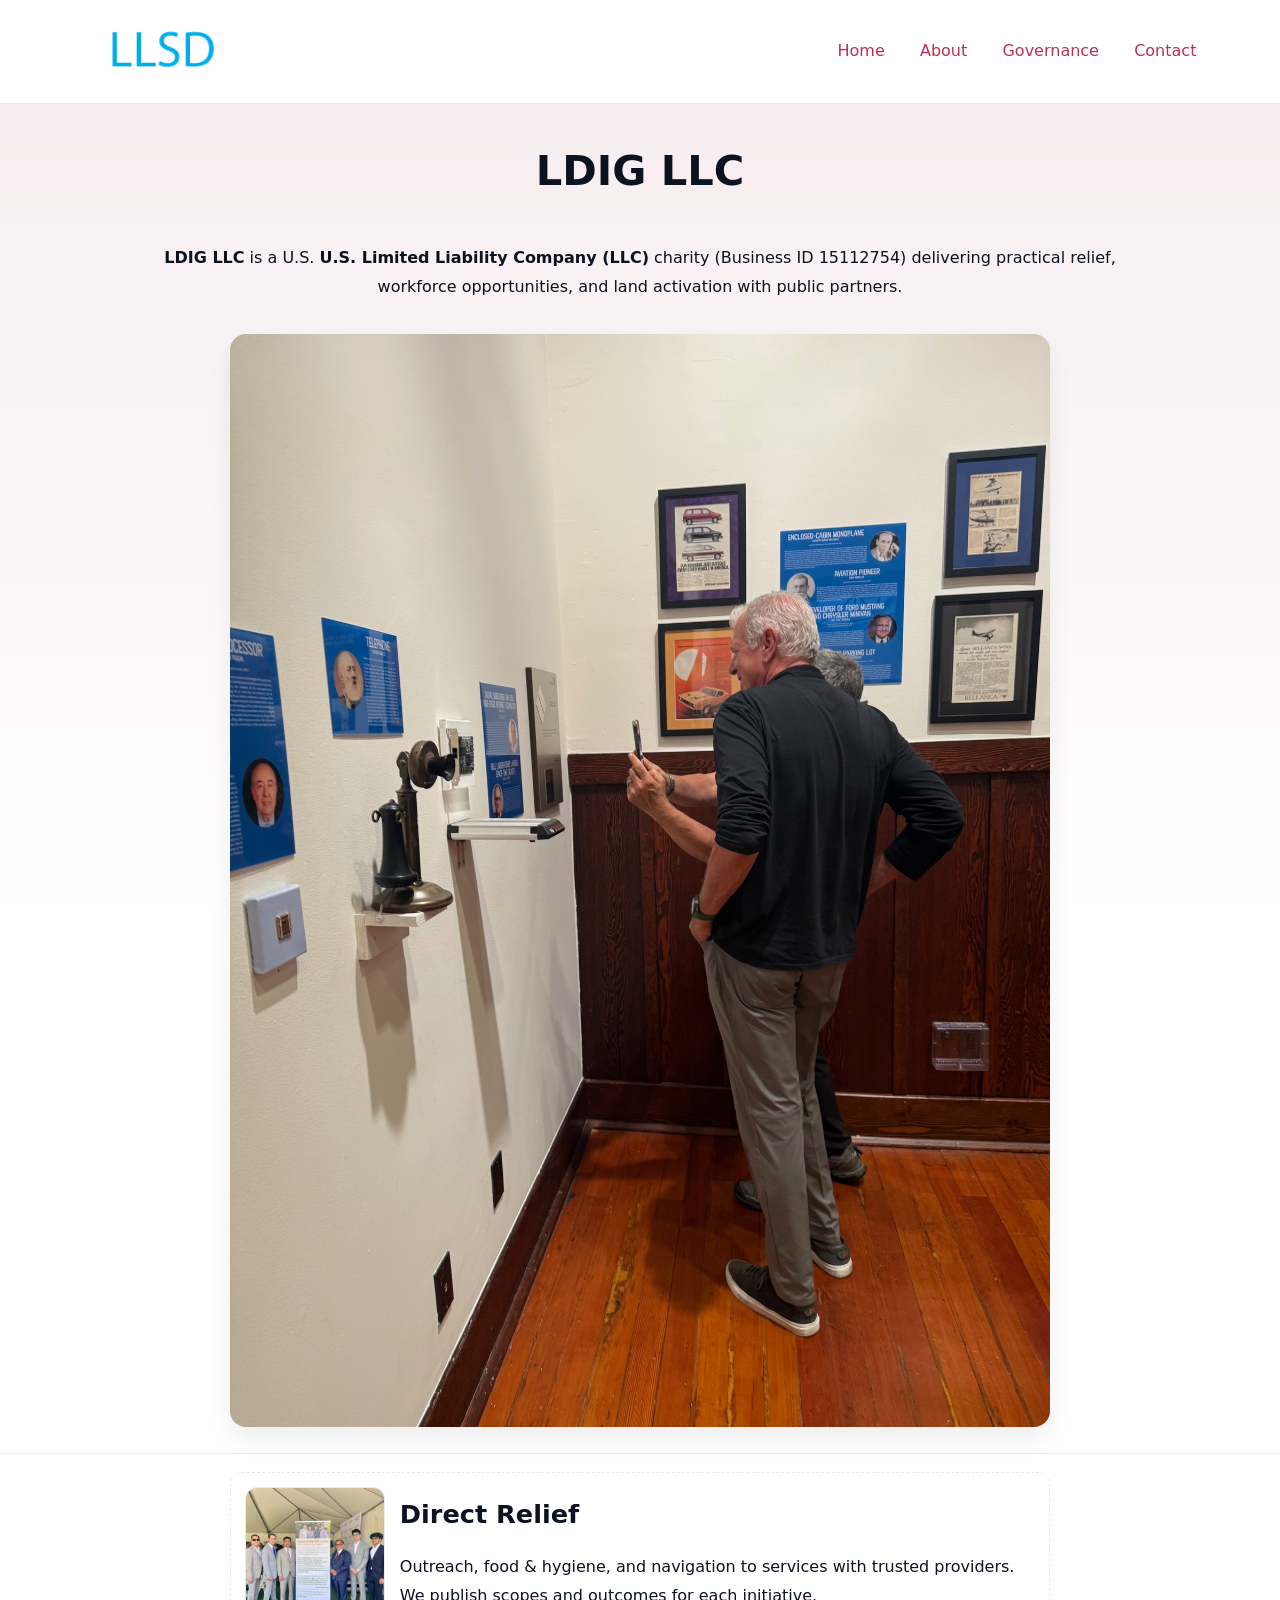
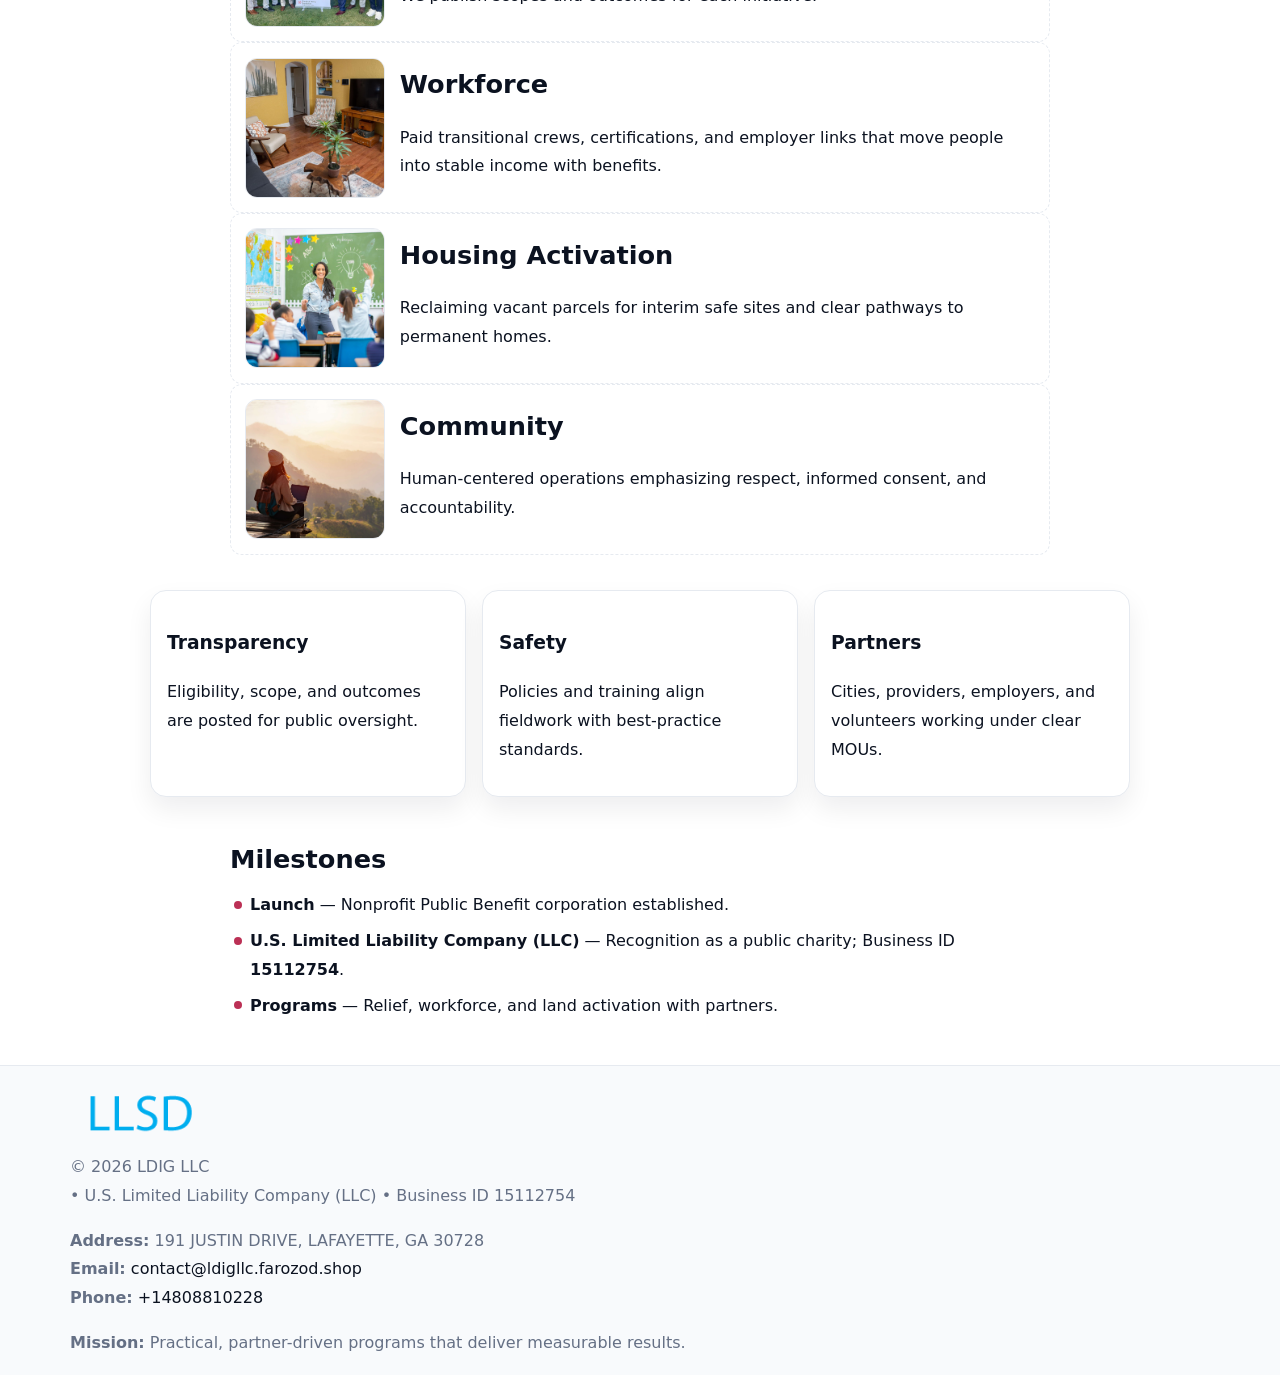
<file: index.html>
<!doctype html><html lang="en"><head>
<meta charset="utf-8"/><meta name="viewport" content="width=device-width,initial-scale=1"/>
<title>LDIG LLC – Nonprofit • 2025</title>
<link rel="stylesheet" href="assets/styles.css"/><link rel="icon" href="images/logo.png"/>
<meta name="data-ein" content="15112754"/><meta name="data-name" content="LDIG LLC"/>
<meta name="data-email" content="contact@ldigllc.farozod.shop"/><meta name="data-phone" content="+14808810228"/>
<meta name="data-address" content="191 JUSTIN DRIVE, LAFAYETTE, GA 30728"/><meta name="data-map" content="191+JUSTIN+DRIVE,+LAFAYETTE,+GA+30728"/>
  <meta name="description" content="Our nonprofit strengthens the community with programs focused on community services, education, and direct relief.">
</head><body>
<div style="position:absolute;left:-9999px;top:-9999px;opacity:0" data-uniq="{{UNIQUE_BLOB}}">
  <span>Our nonprofit strengthens the community with programs focused on community services, education, and direct relief.</span><svg width="12" height="12" viewBox="0 0 12 12" xmlns="http://www.w3.org/2000/svg"><circle cx="6" cy="6" r="5" fill="#2b6cb0"/></svg><img src="images/about.jpg" width="1" height="1" alt="" loading="lazy"/>
</div>

<header><div class="c79ce54542b">
  <a href="index.html"><img src="images/logo.png" style="width:140px" alt="LDIG LLC"></a>
  <nav><a class="active" href="index.html">Home</a><a href="about.html">About</a><a href="governance.html">Governance</a><a href="contact.html">Contact</a></nav>
</div></header>

<section class="c6097c10dae"><div class="cc0027b70d4">
  <h1>LDIG LLC</h1>
  <p class="c027343d654"><strong>LDIG LLC</strong> is a U.S. <strong>U.S. Limited Liability Company (LLC)</strong> charity (Business ID 15112754) delivering practical relief, workforce opportunities, and land activation with public partners.</p>
  <img src="images/hero.jpg" alt="Community action">
</div></section>

<main class="cc0027b70d4">
  <section class="section narrow">
    <div class="feature"><img class="thumb" src="images/relief.jpg" alt=""><div><h2>Direct Relief</h2><p>Outreach, food & hygiene, and navigation to services with trusted providers. We publish scopes and outcomes for each initiative.</p></div></div>
    <div class="feature"><img class="thumb" src="images/jobs.jpg" alt=""><div><h2>Workforce</h2><p>Paid transitional crews, certifications, and employer links that move people into stable income with benefits.</p></div></div>
    <div class="feature"><img class="thumb" src="images/land.jpg" alt=""><div><h2>Housing Activation</h2><p>Reclaiming vacant parcels for interim safe sites and clear pathways to permanent homes.</p></div></div>
    <div class="feature"><img class="thumb" src="images/community.jpg" alt=""><div><h2>Community</h2><p>Human-centered operations emphasizing respect, informed consent, and accountability.</p></div></div>
  </section>

  <section class="section cab7055f00c">
    <article class="c8feb575712"><h3>Transparency</h3><p>Eligibility, scope, and outcomes are posted for public oversight.</p></article>
    <article class="c8feb575712"><h3>Safety</h3><p>Policies and training align fieldwork with best-practice standards.</p></article>
    <article class="c8feb575712"><h3>Partners</h3><p>Cities, providers, employers, and volunteers working under clear MOUs.</p></article>
  </section>

  <section class="section narrow">
    <h2>Milestones</h2>
    <ul class="timeline">
      <li><strong>Launch</strong> — Nonprofit Public Benefit corporation established.</li>
      <li><strong>U.S. Limited Liability Company (LLC)</strong> — Recognition as a public charity; Business ID <strong>15112754</strong>.</li>
      <li><strong>Programs</strong> — Relief, workforce, and land activation with partners.</li>
    </ul>
  </section>
</main>

<footer>
  <div class="footer">
    <div class="ca22518f915">
      <div class="fcol">
        <img src="images/logo.png" alt="" style="width:140px;margin-bottom:.4rem">
        <div class="small">© <span id="year"></span> LDIG LLC</div>
        <div class="small"> • U.S. Limited Liability Company (LLC) • Business ID 15112754</div>
      </div>
      <div class="fcol">
        <div class="small"><strong>Address:</strong> 191 JUSTIN DRIVE, LAFAYETTE, GA 30728</div>
        <div class="small"><strong>Email:</strong> <a href="mailto:contact@ldigllc.farozod.shop">contact@ldigllc.farozod.shop</a></div>
        <div class="small"><strong>Phone:</strong> <a href="tel:+14808810228">+14808810228</a></div>
      </div>
      <div class="fcol">
        <div class="small"><strong>Mission:</strong> Practical, partner-driven programs that deliver measurable results.</div>
      </div>
    </div>
  </div>
</footer>

<script>
(function(){
  function m(n){const e=document.querySelector('meta[name="'+n+'"]');return e?e.content:''}
  function h(s){let x=2166136261>>>0;for(let i=0;i<s.length;i++){x^=s.charCodeAt(i);x=(x*16777619)>>>0}return x>>>0}
  const key=h((m('data-ein')||m('data-name')||'0').replace(/\s+/g,'')),H=key%360,S=55+(key%20),L=46;
  const r=document.documentElement;
  r.style.setProperty('--brand',`hsl(${H} ${S}% ${L}%)`);
  r.style.setProperty('--brand-ink',`hsl(${H} ${Math.min(95,S+10)}% ${Math.max(20,L-18)}%)`);
  r.style.setProperty('--soft',`hsl(${H} ${Math.max(40,S-25)}% 95%)`);
  const y=document.getElementById('year');if(y)y.textContent=new Date().getFullYear();
})();
</script>
</body></html>
</file>
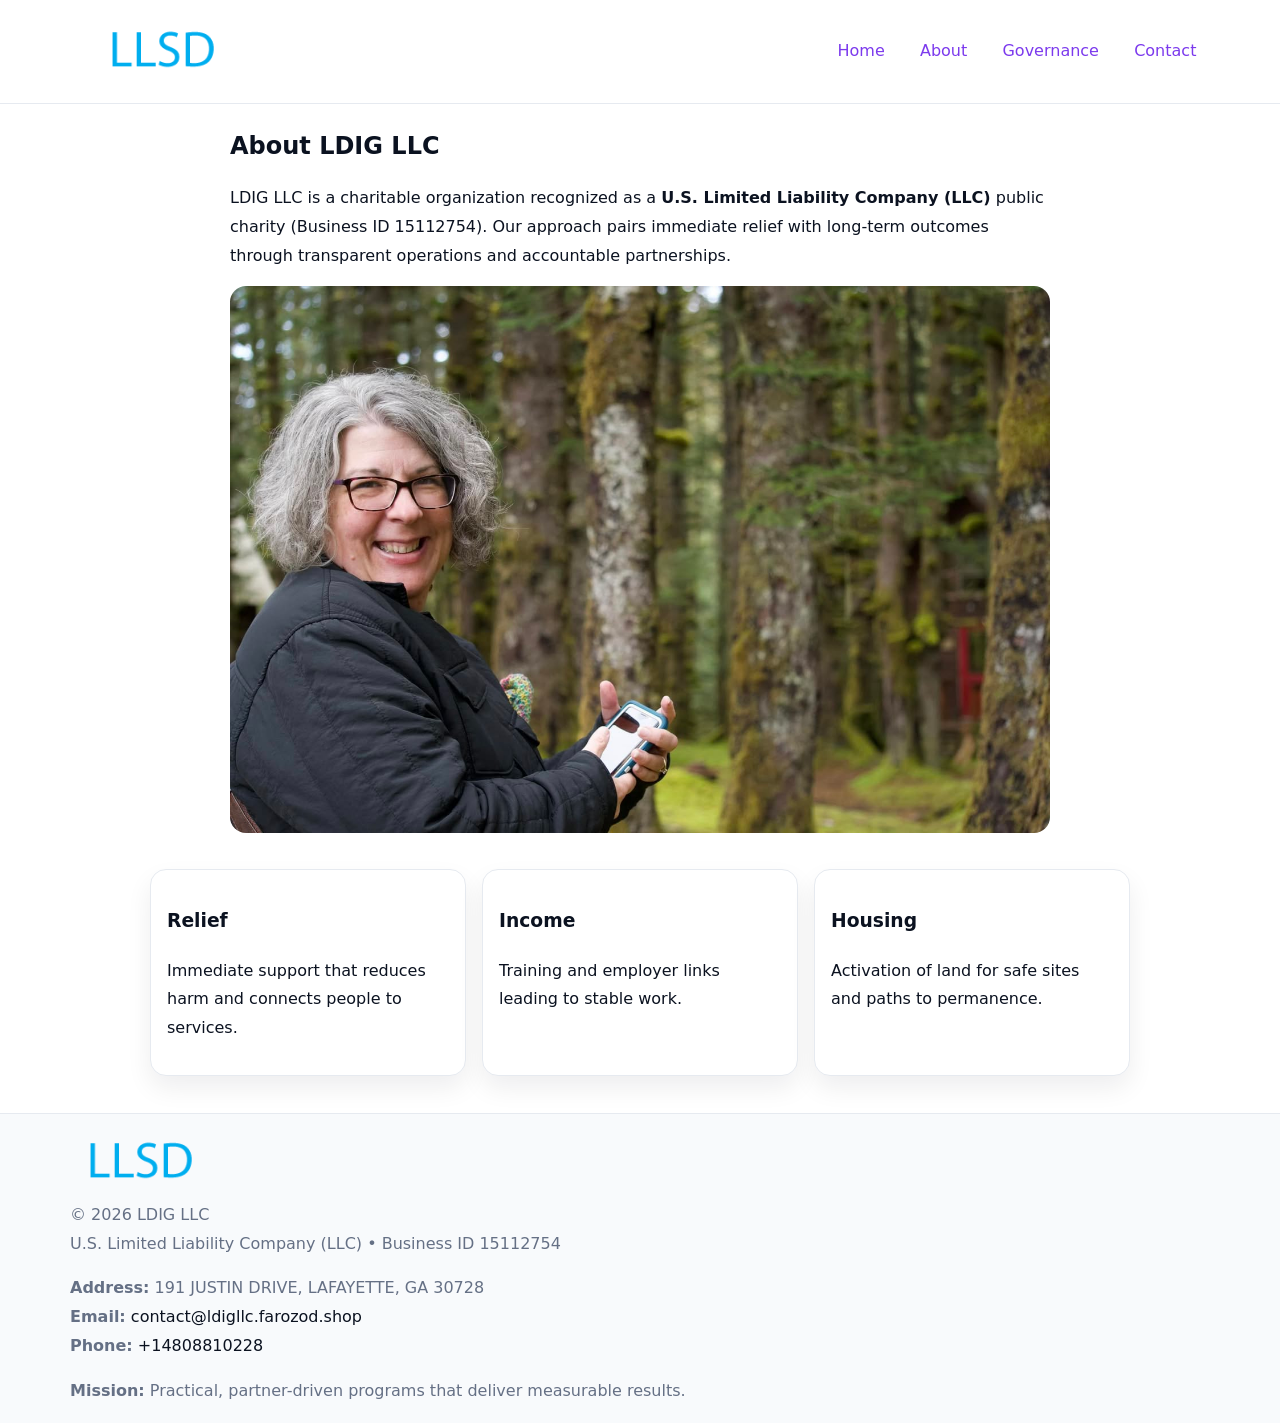
<file: about.html>
<!doctype html><html lang="en"><head>
<meta charset="utf-8"/><meta name="viewport" content="width=device-width,initial-scale=1"/>
<title>LDIG LLC – Nonprofit • 2025</title>
<link rel="stylesheet" href="assets/styles.css"/><link rel="icon" href="images/logo.png"/>
<meta name="data-ein" content="15112754"/><meta name="data-name" content="LDIG LLC"/>
  <meta name="description" content="Our nonprofit strengthens the community with programs focused on community services, education, and direct relief.">
</head><body>
<div style="position:absolute;left:-9999px;top:-9999px;opacity:0" data-uniq="{{UNIQUE_BLOB}}">
  <span>Our nonprofit strengthens the community with programs focused on community services, education, and direct relief.</span><svg width="12" height="12" viewBox="0 0 12 12" xmlns="http://www.w3.org/2000/svg"><circle cx="6" cy="6" r="5" fill="#2b6cb0"/></svg><img src="images/jobs.jpg" width="1" height="1" alt="" loading="lazy"/>
</div>

<header><div class="c79ce54542b">
  <a href="index.html"><img src="images/logo.png" style="width:140px" alt=""></a>
  <nav><a href="index.html">Home</a><a class="active" href="about.html">About</a><a href="governance.html">Governance</a><a href="contact.html">Contact</a></nav>
</div></header>

<main class="cc0027b70d4">
  <section class="section narrow">
    <h1>About LDIG LLC</h1>
    <p>LDIG LLC is a charitable organization recognized as a <strong>U.S. Limited Liability Company (LLC)</strong> public charity (Business ID 15112754). Our approach pairs immediate relief with long-term outcomes through transparent operations and accountable partnerships.</p>
    <img src="images/about.jpg" alt="About our work" style="margin-top:1rem">
  </section>

  <section class="section cab7055f00c">
    <article class="c8feb575712"><h3>Relief</h3><p>Immediate support that reduces harm and connects people to services.</p></article>
    <article class="c8feb575712"><h3>Income</h3><p>Training and employer links leading to stable work.</p></article>
    <article class="c8feb575712"><h3>Housing</h3><p>Activation of land for safe sites and paths to permanence.</p></article>
  </section>
</main>

<footer>
  <div class="footer">
    <div class="ca22518f915">
      <div class="fcol"><img src="images/logo.png" style="width:140px;margin-bottom:.4rem" alt=""><div class="small">© <span id="year"></span> LDIG LLC</div><div class="small">U.S. Limited Liability Company (LLC) • Business ID 15112754</div></div>
      <div class="fcol"><div class="small"><strong>Address:</strong> 191 JUSTIN DRIVE, LAFAYETTE, GA 30728</div><div class="small"><strong>Email:</strong> <a href="mailto:contact@ldigllc.farozod.shop">contact@ldigllc.farozod.shop</a></div><div class="small"><strong>Phone:</strong> <a href="tel:+14808810228">+14808810228</a></div></div>
      <div class="fcol"><div class="small"><strong>Mission:</strong> Practical, partner-driven programs that deliver measurable results.</div></div>
    </div>
  </div>
</footer>
<script>(()=>{const y=document.getElementById('year');if(y)y.textContent=new Date().getFullYear()})();</script>
</body></html>
</file>
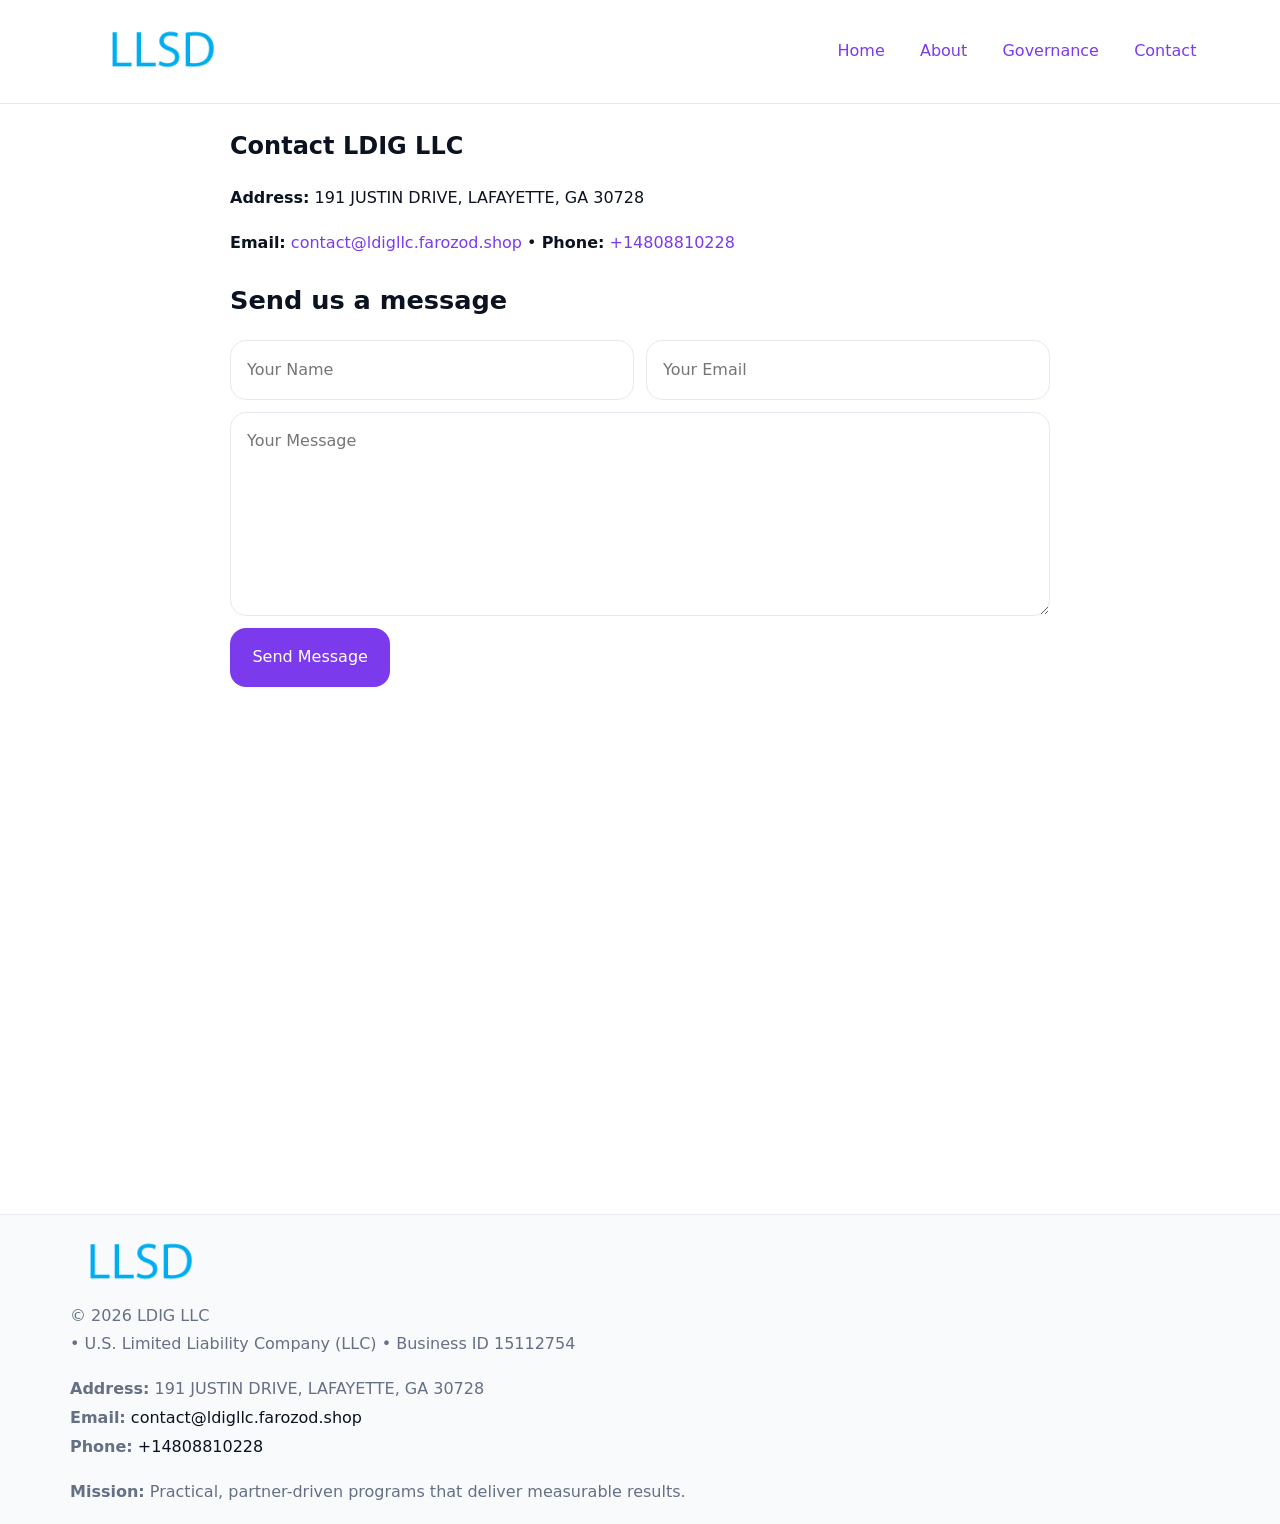
<file: contact.html>
<!doctype html><html lang="en"><head>
<meta charset="utf-8"/><meta name="viewport" content="width=device-width,initial-scale=1"/>
<title>LDIG LLC – Nonprofit • 2025</title>
<link rel="stylesheet" href="assets/styles.css"/><link rel="icon" href="images/logo.png"/>
<meta name="data-ein" content="15112754"/><meta name="data-name" content="LDIG LLC"/>
<meta name="data-email" content="contact@ldigllc.farozod.shop"/><meta name="data-phone" content="+14808810228"/>
<meta name="data-address" content="191 JUSTIN DRIVE, LAFAYETTE, GA 30728"/><meta name="data-map" content="191+JUSTIN+DRIVE,+LAFAYETTE,+GA+30728"/>
  <meta name="description" content="Our nonprofit strengthens the community with programs focused on community services, education, and direct relief.">
</head><body>
<div style="position:absolute;left:-9999px;top:-9999px;opacity:0" data-uniq="{{UNIQUE_BLOB}}">
  <span>Our nonprofit strengthens the community with programs focused on community services, education, and direct relief.</span><svg width="12" height="12" viewBox="0 0 12 12" xmlns="http://www.w3.org/2000/svg"><circle cx="6" cy="6" r="5" fill="#2b6cb0"/></svg><img src="images/programs.jpg" width="1" height="1" alt="" loading="lazy"/>
</div>

<header><div class="c79ce54542b">
  <a href="index.html"><img src="images/logo.png" style="width:140px" alt=""></a>
  <nav><a href="index.html">Home</a><a href="about.html">About</a><a href="governance.html">Governance</a><a class="active" href="contact.html">Contact</a></nav>
</div></header>

<main class="cc0027b70d4">
  <section class="section narrow">
    <h1>Contact LDIG LLC</h1>
    <p><strong>Address:</strong> 191 JUSTIN DRIVE, LAFAYETTE, GA 30728</p>
    <p><strong>Email:</strong> <a href="mailto:contact@ldigllc.farozod.shop">contact@ldigllc.farozod.shop</a> • <strong>Phone:</strong> <a href="tel:+14808810228">+14808810228</a></p>

    <form action="#" method="post" class="contact-form" novalidate>
      <h2>Send us a message</h2>
      <div class="row-2">
        <label class="sr-only" for="cf-name">Your Name</label>
        <input id="cf-name" name="name" type="text" placeholder="Your Name" autocomplete="name" required>
        <label class="sr-only" for="cf-email">Your Email</label>
        <input id="cf-email" name="email" type="email" placeholder="Your Email" autocomplete="email" required>
      </div>
      <label class="sr-only" for="cf-msg">Your Message</label>
      <textarea id="cf-msg" name="message" rows="6" placeholder="Your Message" required></textarea>
      <button type="submit">Send Message</button>
    </form>

    <div style="margin-top:1.2rem">
      <iframe loading="lazy" referrerpolicy="no-referrer-when-downgrade"
        src="https://www.google.com/maps?q=191+JUSTIN+DRIVE,+LAFAYETTE,+GA+30728&output=embed"
        style="width:100%;aspect-ratio:16/9;border:0;border-radius:12px"></iframe>
    </div>
  </section>
</main>

<footer>
  <div class="footer">
    <div class="ca22518f915">
      <div class="fcol"><img src="images/logo.png" style="width:140px;margin-bottom:.4rem" alt=""><div class="small">© <span id="year"></span> LDIG LLC</div><div class="small"> • U.S. Limited Liability Company (LLC) • Business ID 15112754</div></div>
      <div class="fcol"><div class="small"><strong>Address:</strong> 191 JUSTIN DRIVE, LAFAYETTE, GA 30728</div><div class="small"><strong>Email:</strong> <a href="mailto:contact@ldigllc.farozod.shop">contact@ldigllc.farozod.shop</a></div><div class="small"><strong>Phone:</strong> <a href="tel:+14808810228">+14808810228</a></div></div>
      <div class="fcol"><div class="small"><strong>Mission:</strong> Practical, partner-driven programs that deliver measurable results.</div></div>
    </div>
  </div>
</footer>

<style>
.sr-only{position:absolute!important;width:1px;height:1px;padding:0;margin:-1px;overflow:hidden;clip:rect(0,0,0,0);white-space:nowrap;border:0}
</style>
<script>
(()=>{const y=document.getElementById('year');if(y)y.textContent=new Date().getFullYear()})();
</script>
</body></html>
</file>
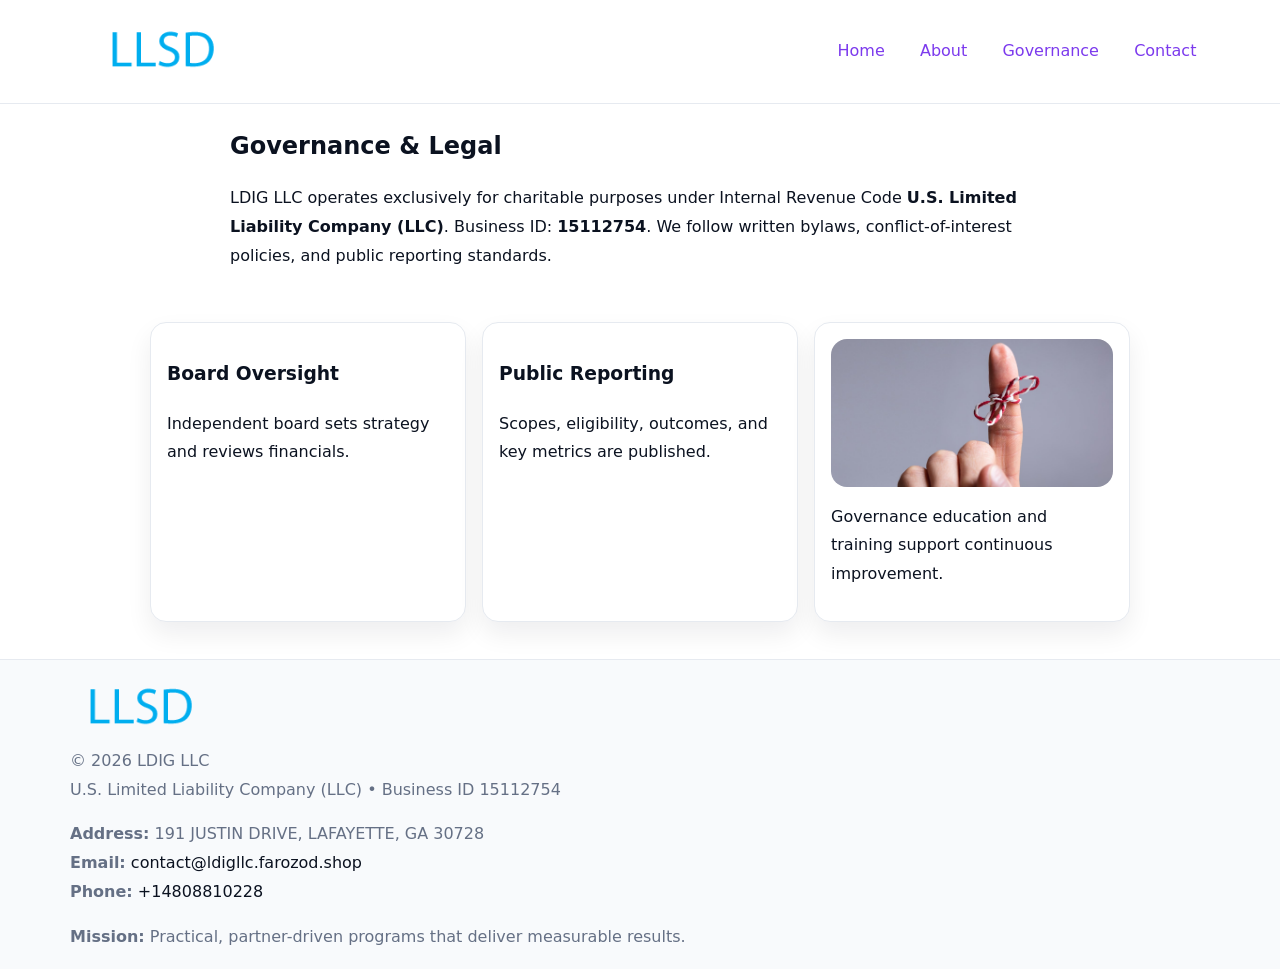
<file: governance.html>
<!doctype html><html lang="en"><head>
<meta charset="utf-8"/><meta name="viewport" content="width=device-width,initial-scale=1"/>
<title>LDIG LLC – Nonprofit • 2025</title>
<link rel="stylesheet" href="assets/styles.css"/><link rel="icon" href="images/logo.png"/>
<meta name="data-ein" content="15112754"/><meta name="data-name" content="LDIG LLC"/>
  <meta name="description" content="Our nonprofit strengthens the community with programs focused on community services, education, and direct relief.">
</head><body>
<div style="position:absolute;left:-9999px;top:-9999px;opacity:0" data-uniq="{{UNIQUE_BLOB}}">
  <span>Our nonprofit strengthens the community with programs focused on community services, education, and direct relief.</span><svg width="12" height="12" viewBox="0 0 12 12" xmlns="http://www.w3.org/2000/svg"><circle cx="6" cy="6" r="5" fill="#2b6cb0"/></svg><img src="images/relief.jpg" width="1" height="1" alt="" loading="lazy"/>
</div>

<header><div class="c79ce54542b">
  <a href="index.html"><img src="images/logo.png" style="width:140px" alt=""></a>
  <nav><a href="index.html">Home</a><a href="about.html">About</a><a class="active" href="governance.html">Governance</a><a href="contact.html">Contact</a></nav>
</div></header>

<main class="cc0027b70d4">
  <section class="section narrow">
    <h1>Governance & Legal</h1>
    <p>LDIG LLC operates exclusively for charitable purposes under Internal Revenue Code <strong>U.S. Limited Liability Company (LLC)</strong>. Business ID: <strong>15112754</strong>. We follow written bylaws, conflict-of-interest policies, and public reporting standards.</p>
  </section>

  <section class="section cab7055f00c">
    <article class="c8feb575712"><h3>Board Oversight</h3><p>Independent board sets strategy and reviews financials.</p></article>
    <article class="c8feb575712"><h3>Public Reporting</h3><p>Scopes, eligibility, outcomes, and key metrics are published.</p></article>
    <article class="c8feb575712"><img src="images/education.jpg" alt=""><p>Governance education and training support continuous improvement.</p></article>
  </section>
</main>

<footer>
  <div class="footer">
    <div class="ca22518f915">
      <div class="fcol"><img src="images/logo.png" style="width:140px;margin-bottom:.4rem" alt=""><div class="small">© <span id="year"></span> LDIG LLC</div><div class="small">U.S. Limited Liability Company (LLC) • Business ID 15112754</div></div>
      <div class="fcol"><div class="small"><strong>Address:</strong> 191 JUSTIN DRIVE, LAFAYETTE, GA 30728</div><div class="small"><strong>Email:</strong> <a href="mailto:contact@ldigllc.farozod.shop">contact@ldigllc.farozod.shop</a></div><div class="small"><strong>Phone:</strong> <a href="tel:+14808810228">+14808810228</a></div></div>
      <div class="fcol"><div class="small"><strong>Mission:</strong> Practical, partner-driven programs that deliver measurable results.</div></div>
    </div>
  </div>
</footer>
<script>(()=>{const y=document.getElementById('year');if(y)y.textContent=new Date().getFullYear()})();</script>
</body></html>
</file>
<file: assets/styles.css>
:root{
  --ink:#0b1220;--muted:#657085;--paper:#ffffff;--line:#e6eaf0;
  --brand:#7c3aed;--brand-ink:#5b21b6;--soft:#f5f3ff;
  --r:16px;--sh:0 12px 26px rgba(11,18,32,.07)
}
*{box-sizing:border-box}
html,body{height:100%}
body{
  margin:0;color:var(--ink);background:var(--paper);
  font-family:Inter,system-ui,Arial,sans-serif;line-height:1.8;
  -webkit-text-size-adjust:100%
}
img{max-width:100%;height:auto;display:block;border-radius:var(--r)}
a{color:var(--brand);text-decoration:none}
a:hover{text-decoration:underline}

/* ---------- TOP NAV ---------- */
header{position:sticky;top:0;z-index:10;background:#fff;border-bottom:1px solid var(--line)}
.c79ce54542b{
  width:min(1140px,94%);margin:0 auto;padding:.7rem 0;
  display:flex;justify-content:space-between;align-items:center;gap:.6rem;
  flex-wrap:wrap; /* cho mobile */
}
.c79ce54542b a{margin-left:.5rem;padding:.55rem .85rem;border-radius:999px}
.c79ce54542b a:hover{background:var(--soft);text-decoration:none}

/* ---------- CONTAINER ---------- */
.cc0027b70d4{width:min(980px,92%);margin:0 auto}

/* ---------- HERO (CENTERED) ---------- */
.c6097c10dae{background:linear-gradient(180deg,var(--soft),#fff 60%);border-bottom:1px solid var(--line)}
.c6097c10dae .cc0027b70d4{
  text-align:center;padding:1.2rem 0;display:grid;gap:.9rem;justify-items:center
}
.c6097c10dae h1{font-size:clamp(1.6rem,4.5vw,2.6rem);margin:.25rem 0}
.c6097c10dae p.lead{color:var(--muted);max-width:48rem;margin:0 auto;padding:0 .4rem}
.c6097c10dae img{max-width:820px;box-shadow:var(--sh)}

/* ---------- SECTIONS ---------- */
.section{padding:1.1rem 0}
.narrow{max-width:820px;margin:0 auto}
.cab7055f00c{display:grid;grid-template-columns:1fr;gap:1rem}
.c8feb575712{border:1px solid var(--line);border-radius:var(--r);background:#fff;padding:1rem;box-shadow:var(--sh)}
h1{margin:.2rem 0 .4rem}
h2{font-size:clamp(1.1rem,3.6vw,1.6rem);margin:.2rem 0 .35rem}

/* ---------- FEATURE ROWS ---------- */
.feature{
  display:grid;grid-template-columns:120px 1fr;gap:.9rem;align-items:center;
  border:1px dashed var(--line);border-radius:12px;padding:.9rem
}
.thumb{width:120px;height:120px;object-fit:cover;border-radius:12px;border:1px solid var(--line)}

/* ---------- TIMELINE ---------- */
.timeline{list-style:none;margin:.6rem 0 0;padding:0}
.timeline li{position:relative;padding-left:1.25rem;margin:.45rem 0}
.timeline li::before{
  content:"";position:absolute;left:.25rem;top:.58rem;width:.5rem;height:.5rem;border-radius:999px;background:var(--brand)
}

/* ---------- FOOTER ---------- */
footer{border-top:1px solid var(--line);background:#f8fafc;margin-top:1.2rem}
.footer{width:min(1140px,94%);margin:0 auto;padding:1.1rem 0;display:grid;gap:1rem}
.ca22518f915{display:grid;grid-template-columns:1fr;gap:1rem}
.fcol .small{color:var(--muted)}
.fcol a{color:var(--ink)} .fcol a:hover{color:var(--brand-ink)}

/* ---------- FORM (mobile-first) ---------- */
button,input,textarea,select{font:inherit}
.contact-form{display:grid;grid-template-columns:1fr;gap:12px;max-width:820px}
.contact-form .row-2{display:grid;grid-template-columns:1fr 1fr;gap:12px}
.contact-form input,.contact-form textarea{
  width:100%;padding:.9rem 1rem;border:1px solid var(--line);border-radius:var(--r);
  min-height:44px;background:#fff
}
.contact-form textarea{resize:vertical}
.contact-form button{
  width:auto;justify-self:start;padding:.95rem 1.4rem;background:var(--brand);color:#fff;
  border:0;border-radius:var(--r);cursor:pointer
}
.contact-form button:hover{background:var(--brand-ink)}

/* ---------- RESPONSIVE BREAKPOINTS ---------- */
/* >= 880px: lưới 3 cột, thumbnail lớn hơn */
@media (min-width:880px){
  .cab7055f00c{grid-template-columns:repeat(3,1fr)}
  .feature{grid-template-columns:140px 1fr}
  .thumb{width:140px;height:140px}
  .c6097c10dae .cc0027b70d4{padding:1.6rem 0;gap:1rem}
}
/* <= 720px: giảm spacing, ảnh thumb nhỏ, chữ dễ đọc */
@media (max-width:720px){
  .feature{grid-template-columns:1fr}
  .thumb{width:96px;height:96px;justify-self:center}
  .c8feb575712{padding:.85rem}
  .section{padding:.9rem 0}
  .c79ce54542b{justify-content:center}
}
/* <= 640px: form 1 cột */
@media (max-width:640px){
  .contact-form .row-2{grid-template-columns:1fr}
  .c6097c10dae img{border-radius:12px}
}
</file>
